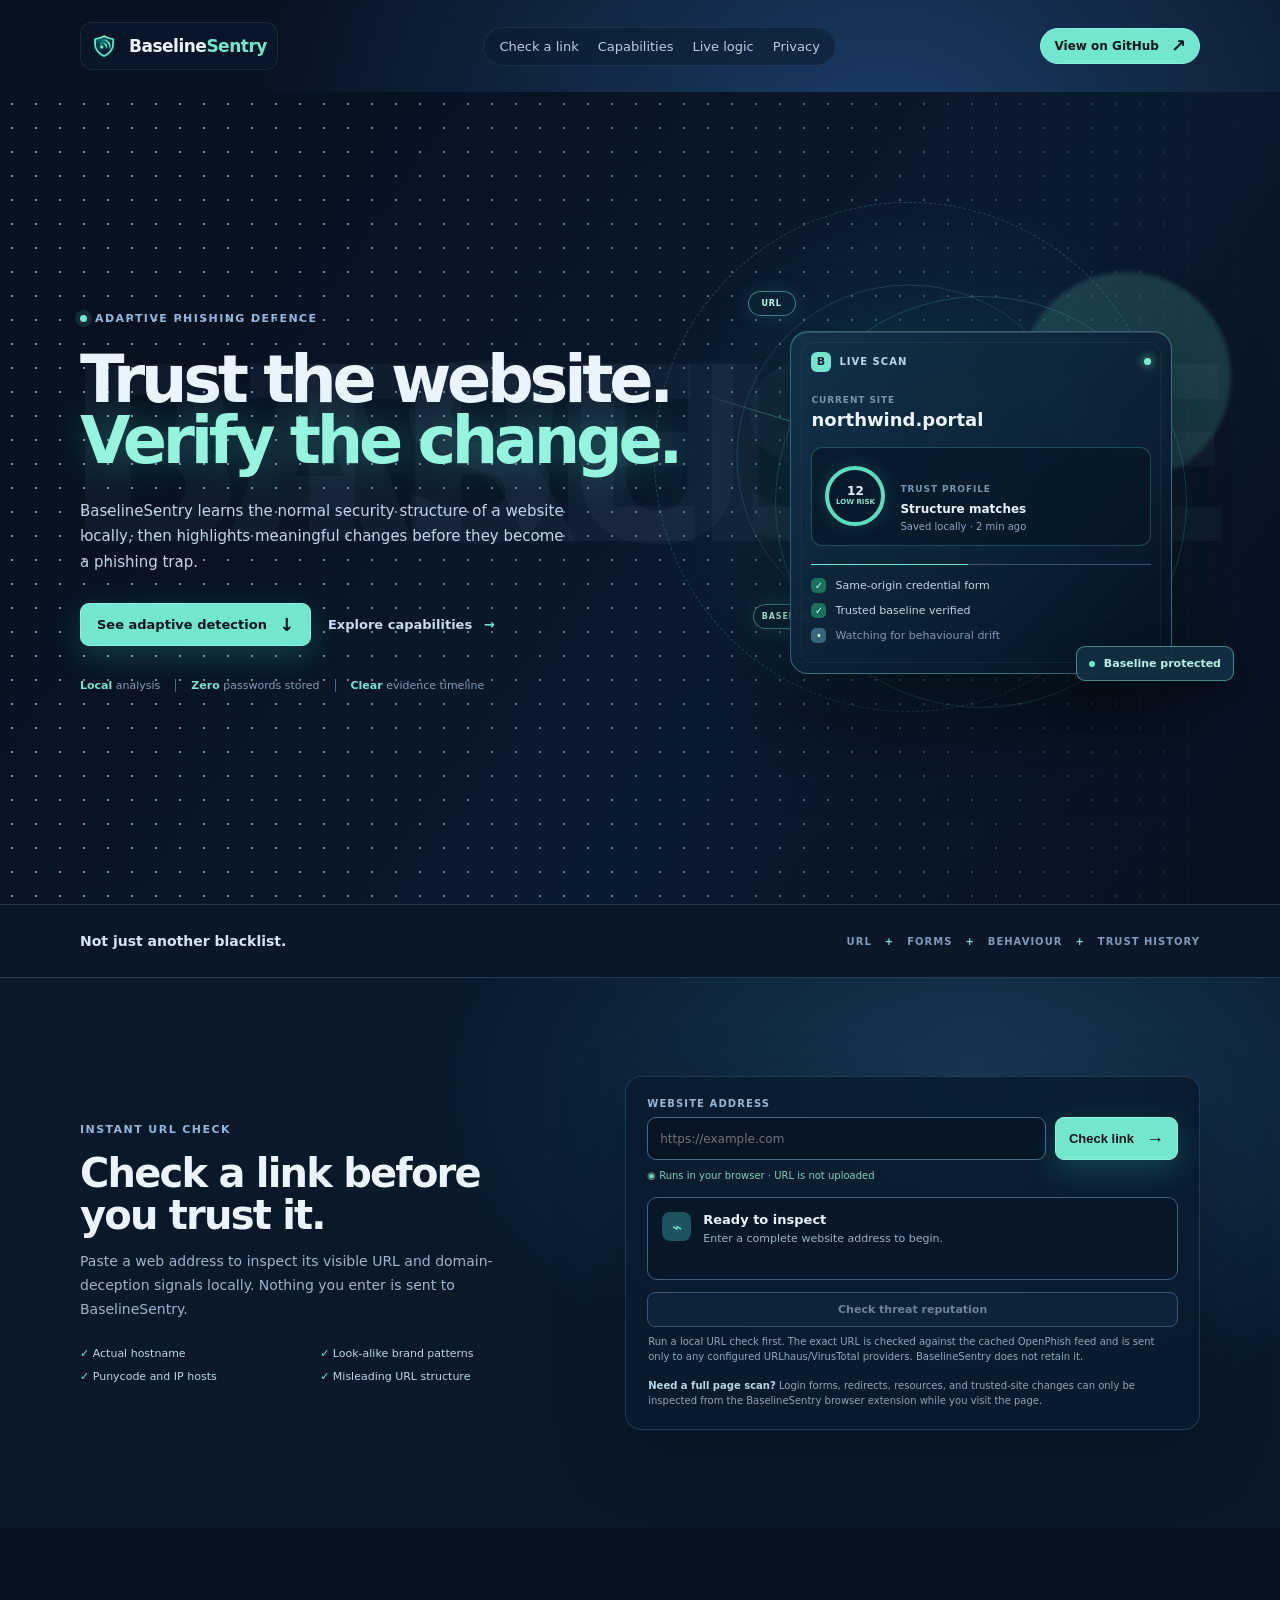
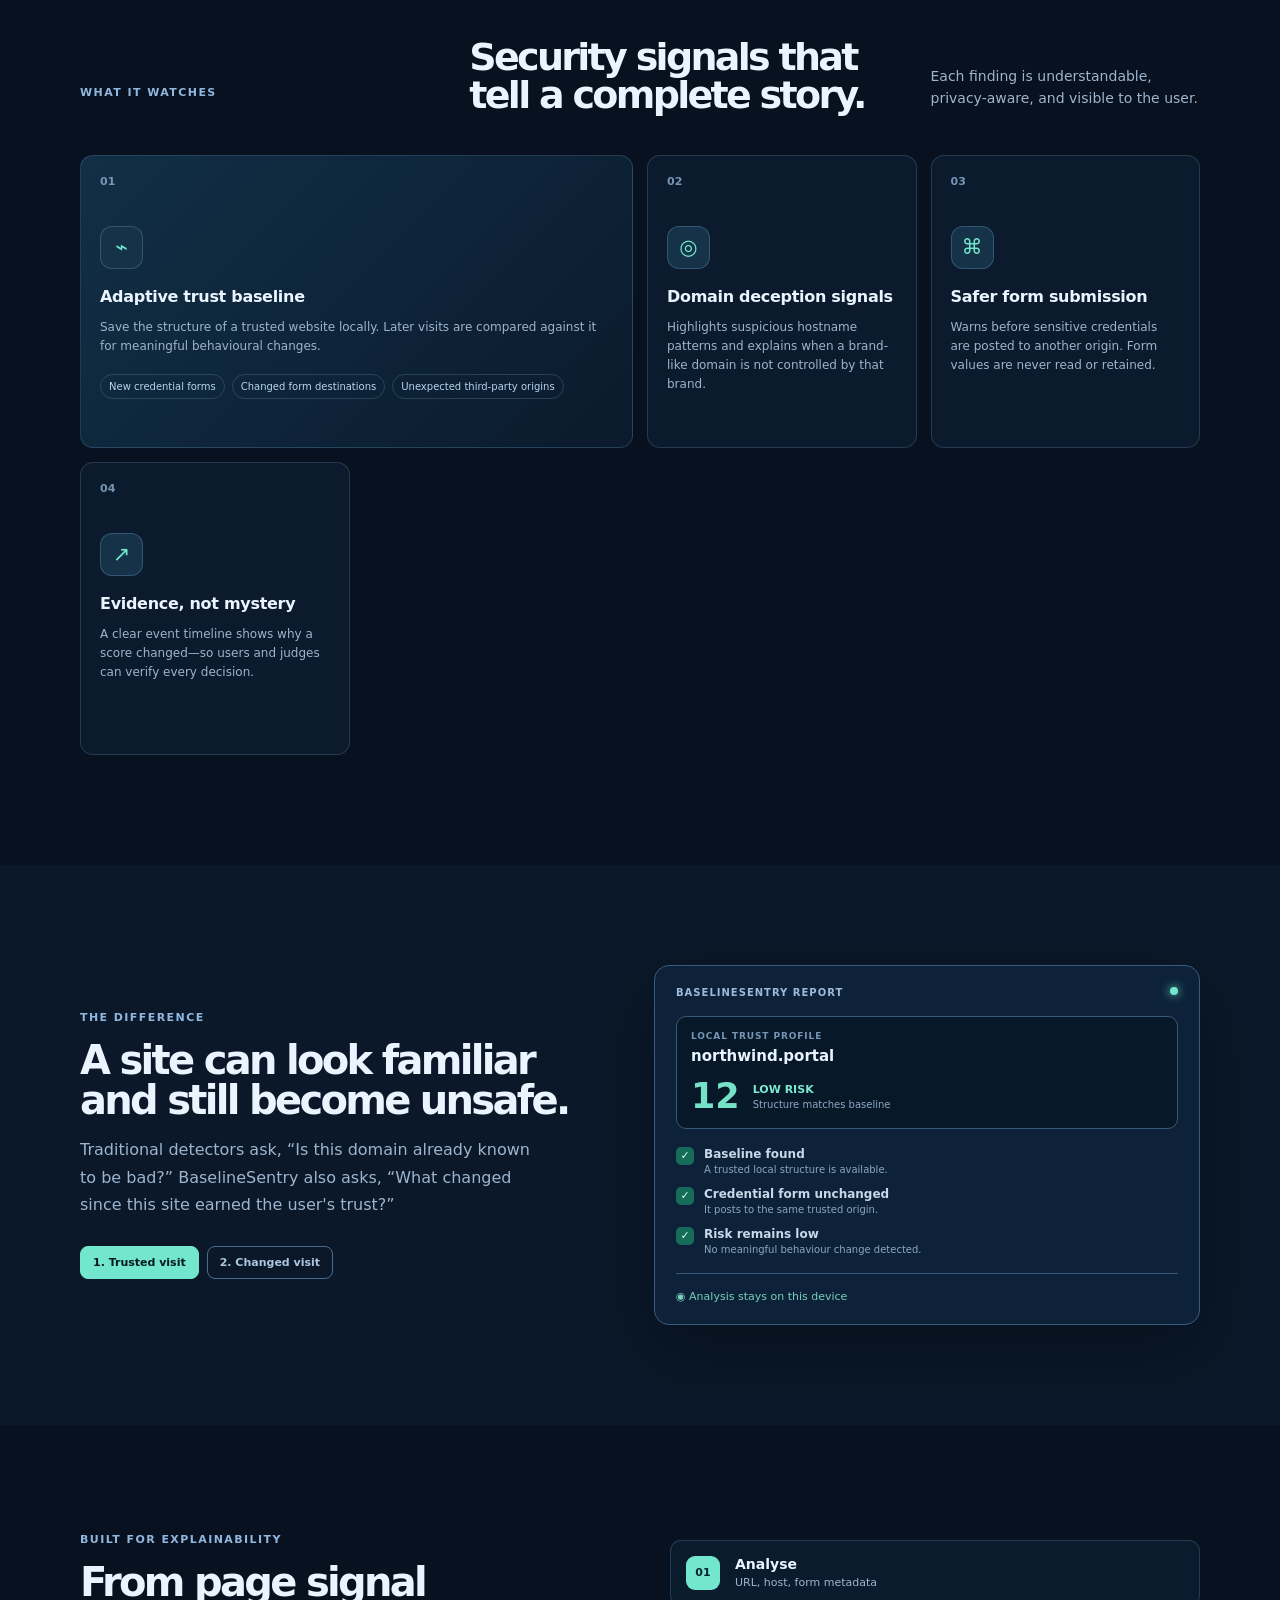
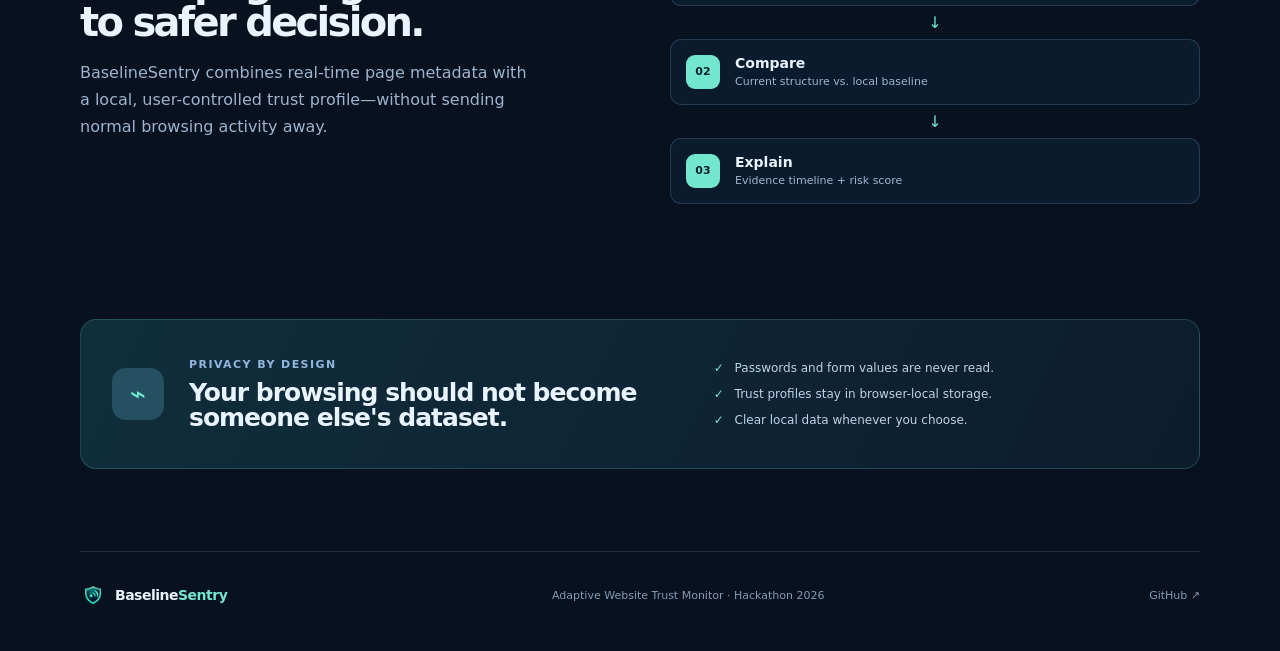
<file: docs/index.html>
<!doctype html>
<html lang="en">
  <head>
    <meta charset="utf-8" />
    <meta name="viewport" content="width=device-width, initial-scale=1" />
    <meta name="description" content="BaselineSentry is a privacy-first browser extension for adaptive phishing detection and website trust monitoring." />
    <title>BaselineSentry — Website Trust Monitor</title>
    <link rel="icon" type="image/png" href="assets/baselinesentry-logo.png" />
    <link rel="stylesheet" href="styles.css" />
  </head>
  <body>
    <div class="site-shell">
      <header class="nav wrap">
        <a class="brand" href="#top" aria-label="BaselineSentry home">
          <img class="brand-icon" src="assets/baselinesentry-logo.png" alt="" />
          <span>Baseline<span>Sentry</span></span>
        </a>
        <nav aria-label="Main navigation">
          <a href="#link-check">Check a link</a>
          <a href="#features">Capabilities</a>
          <a href="#demo">Live logic</a>
          <a href="#privacy">Privacy</a>
        </nav>
        <a class="button button-small" href="https://github.com/gopalrath-dev/baseline-sentry" target="_blank" rel="noreferrer">View on GitHub <span>↗</span></a>
      </header>

      <main id="top">
        <section class="hero">
          <div class="hero-dot-grid" aria-hidden="true"></div>
          <div class="hero-watermark" aria-hidden="true">TRUST</div>
          <div class="hero-security-field" aria-hidden="true">
            <span class="field-ring ring-a"></span><span class="field-ring ring-b"></span><span class="field-ring ring-c"></span>
            <span class="field-path path-a"></span><span class="field-path path-b"></span><span class="field-path path-c"></span>
            <span class="field-node field-url">URL</span><span class="field-node field-dom">DOM</span><span class="field-node field-history">BASELINE</span>
          </div>
          <div class="hero-content wrap">
          <div class="hero-copy">
            <p class="eyebrow"><i></i> ADAPTIVE PHISHING DEFENCE</p>
            <h1>Trust the website.<br /><em>Verify the change.</em></h1>
            <p class="hero-text">BaselineSentry learns the normal security structure of a website locally, then highlights meaningful changes before they become a phishing trap.</p>
            <div class="hero-actions">
              <a class="button" href="#demo">See adaptive detection <span>↓</span></a>
              <a class="text-link" href="#features">Explore capabilities <span>→</span></a>
            </div>
            <div class="trust-row">
              <span><b>Local</b> analysis</span>
              <span><b>Zero</b> passwords stored</span>
              <span><b>Clear</b> evidence timeline</span>
            </div>
          </div>

          <div class="hero-visual" aria-label="BaselineSentry risk report preview">
            <div class="orb orb-a"></div><div class="orb orb-b"></div>
            <div class="monitor-card">
              <div class="card-topline"><span class="mini-brand">B</span><span>LIVE SCAN</span><i></i></div>
              <p class="site-label">CURRENT SITE</p>
              <h2>northwind.portal</h2>
              <div class="score-panel">
                <div class="score-ring low"><strong>12</strong><span>LOW RISK</span></div>
                <div><p class="muted-label">TRUST PROFILE</p><strong>Structure matches</strong><p class="muted">Saved locally · 2 min ago</p></div>
              </div>
              <div class="scan-line"><span></span></div>
              <div class="signal-row"><i class="ok">✓</i><span>Same-origin credential form</span></div>
              <div class="signal-row"><i class="ok">✓</i><span>Trusted baseline verified</span></div>
              <div class="signal-row faded"><i>•</i><span>Watching for behavioural drift</span></div>
            </div>
            <div class="float-tag"><i></i> Baseline protected</div>
          </div>
          </div>
        </section>

        <section class="proof-bar">
          <div class="wrap proof-inner">
            <p>Not just another blacklist.</p>
            <div><span>URL</span><b>+</b><span>FORMS</span><b>+</b><span>BEHAVIOUR</span><b>+</b><span>TRUST HISTORY</span></div>
          </div>
        </section>

        <section id="link-check" class="link-check-section">
          <div class="wrap link-check-layout">
            <div class="link-check-copy">
              <p class="eyebrow">INSTANT URL CHECK</p>
              <h2>Check a link before<br />you trust it.</h2>
              <p>Paste a web address to inspect its visible URL and domain-deception signals locally. Nothing you enter is sent to BaselineSentry.</p>
              <div class="check-capabilities">
                <span>✓ Actual hostname</span>
                <span>✓ Look-alike brand patterns</span>
                <span>✓ Punycode and IP hosts</span>
                <span>✓ Misleading URL structure</span>
              </div>
            </div>
            <div class="link-check-card">
              <form id="url-check-form">
                <label for="url-check-input">WEBSITE ADDRESS</label>
                <div class="url-input-row">
                  <input id="url-check-input" name="url" type="url" inputmode="url" autocomplete="off" placeholder="https://example.com" required />
                  <button class="button" type="submit">Check link <span>→</span></button>
                </div>
              </form>
              <p class="check-privacy">◉ Runs in your browser · URL is not uploaded</p>
              <div id="url-result" class="url-result empty" aria-live="polite">
                <div class="url-result-icon">⌁</div>
                <div><b>Ready to inspect</b><small>Enter a complete website address to begin.</small></div>
              </div>
              <button id="blacklist-button" class="blacklist-button" type="button" disabled>Check threat reputation</button>
              <p id="blacklist-consent" class="blacklist-consent">Run a local URL check first. The exact URL is checked against the cached OpenPhish feed and is sent only to any configured URLhaus/VirusTotal providers. BaselineSentry does not retain it.</p>
              <p class="full-scan-note"><b>Need a full page scan?</b> Login forms, redirects, resources, and trusted-site changes can only be inspected from the BaselineSentry browser extension while you visit the page.</p>
            </div>
          </div>
        </section>

        <section id="features" class="section wrap">
          <div class="section-heading">
            <p class="eyebrow">WHAT IT WATCHES</p>
            <h2>Security signals that<br />tell a complete story.</h2>
            <p>Each finding is understandable, privacy-aware, and visible to the user.</p>
          </div>
          <div class="feature-grid">
            <article class="feature-card featured">
              <div class="feature-number">01</div>
              <div class="feature-icon shield-icon">⌁</div>
              <h3>Adaptive trust baseline</h3>
              <p>Save the structure of a trusted website locally. Later visits are compared against it for meaningful behavioural changes.</p>
              <ul><li>New credential forms</li><li>Changed form destinations</li><li>Unexpected third-party origins</li></ul>
            </article>
            <article class="feature-card">
              <div class="feature-number">02</div>
              <div class="feature-icon domain-icon">◎</div>
              <h3>Domain deception signals</h3>
              <p>Highlights suspicious hostname patterns and explains when a brand-like domain is not controlled by that brand.</p>
            </article>
            <article class="feature-card">
              <div class="feature-number">03</div>
              <div class="feature-icon form-icon">⌘</div>
              <h3>Safer form submission</h3>
              <p>Warns before sensitive credentials are posted to another origin. Form values are never read or retained.</p>
            </article>
            <article class="feature-card">
              <div class="feature-number">04</div>
              <div class="feature-icon timeline-icon">↗</div>
              <h3>Evidence, not mystery</h3>
              <p>A clear event timeline shows why a score changed—so users and judges can verify every decision.</p>
            </article>
          </div>
        </section>

        <section id="demo" class="demo-section">
          <div class="wrap demo-layout">
            <div>
              <p class="eyebrow">THE DIFFERENCE</p>
              <h2>A site can look familiar<br />and still become unsafe.</h2>
              <p class="demo-copy">Traditional detectors ask, “Is this domain already known to be bad?” BaselineSentry also asks, “What changed since this site earned the user's trust?”</p>
              <div class="scenario-tabs" role="tablist" aria-label="Detection scenario">
                <button class="scenario active" data-scenario="trusted" role="tab" aria-selected="true">1. Trusted visit</button>
                <button class="scenario" data-scenario="changed" role="tab" aria-selected="false">2. Changed visit</button>
              </div>
            </div>
            <div class="evidence-card">
              <div class="evidence-header"><span>BASELINESENTRY REPORT</span><span class="report-dot"></span></div>
              <div class="evidence-site">
                <p class="muted-label">LOCAL TRUST PROFILE</p>
                <strong id="demo-domain">northwind.portal</strong>
                <div class="demo-score"><span id="demo-score">12</span><div><b id="demo-level">LOW RISK</b><small id="demo-summary">Structure matches baseline</small></div></div>
              </div>
              <ol id="evidence-list" class="evidence-list">
                <li><i>✓</i><span><b>Baseline found</b><small>A trusted local structure is available.</small></span></li>
                <li><i>✓</i><span><b>Credential form unchanged</b><small>It posts to the same trusted origin.</small></span></li>
                <li><i>✓</i><span><b>Risk remains low</b><small>No meaningful behaviour change detected.</small></span></li>
              </ol>
              <p class="local-note">◉ Analysis stays on this device</p>
            </div>
          </div>
        </section>

        <section class="architecture wrap">
          <div class="architecture-copy">
            <p class="eyebrow">BUILT FOR EXPLAINABILITY</p>
            <h2>From page signal<br />to safer decision.</h2>
            <p>BaselineSentry combines real-time page metadata with a local, user-controlled trust profile—without sending normal browsing activity away.</p>
          </div>
          <div class="flow">
            <div class="flow-step"><span>01</span><div><b>Analyse</b><small>URL, host, form metadata</small></div></div>
            <div class="flow-arrow">↓</div>
            <div class="flow-step"><span>02</span><div><b>Compare</b><small>Current structure vs. local baseline</small></div></div>
            <div class="flow-arrow">↓</div>
            <div class="flow-step"><span>03</span><div><b>Explain</b><small>Evidence timeline + risk score</small></div></div>
          </div>
        </section>

        <section id="privacy" class="privacy wrap">
          <div class="privacy-symbol">⌁</div>
          <div><p class="eyebrow">PRIVACY BY DESIGN</p><h2>Your browsing should not become someone else's dataset.</h2></div>
          <div class="privacy-list">
            <p><i>✓</i> Passwords and form values are never read.</p>
            <p><i>✓</i> Trust profiles stay in browser-local storage.</p>
            <p><i>✓</i> Clear local data whenever you choose.</p>
          </div>
        </section>
      </main>

      <footer class="wrap">
        <a class="brand" href="#top"><img class="brand-icon" src="assets/baselinesentry-logo.png" alt="" /><span>Baseline<span>Sentry</span></span></a>
        <p>Adaptive Website Trust Monitor · Hackathon 2026</p>
        <a href="https://github.com/gopalrath-dev/baseline-sentry" target="_blank" rel="noreferrer">GitHub ↗</a>
      </footer>
    </div>
    <script src="app.js?v=blacklist-risk-override-1"></script>
  </body>
</html>
</file>
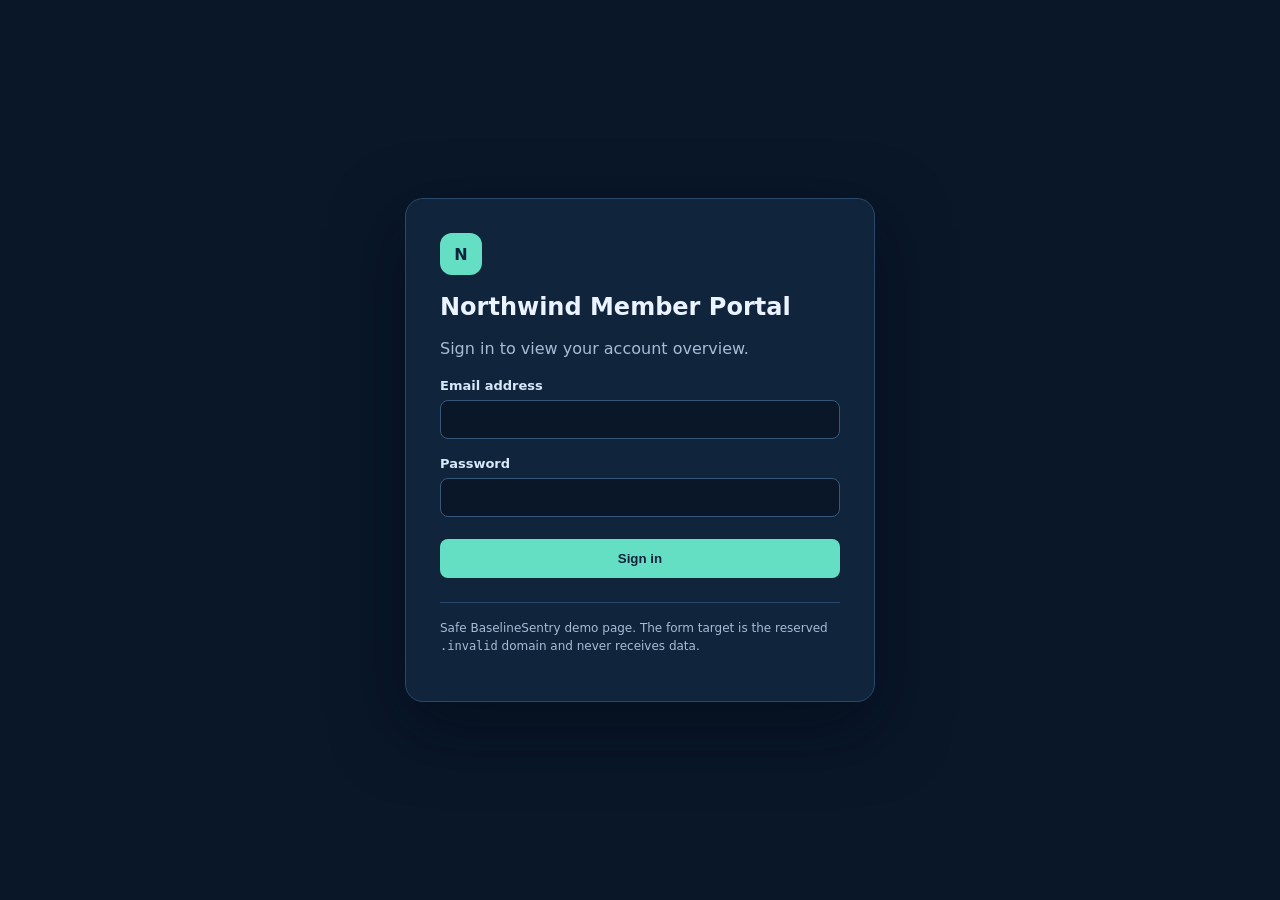
<file: demo/changed-login.html>
<!doctype html>
<html lang="en">
  <head>
    <meta charset="utf-8" />
    <meta name="viewport" content="width=device-width, initial-scale=1" />
    <title>Northwind Member Portal</title>
    <style>
      :root { color-scheme: dark; font-family: Inter, system-ui, sans-serif; background: #091729; color: #eaf3ff; }
      body { display: grid; min-height: 100vh; margin: 0; place-items: center; }
      main { width: min(400px, calc(100vw - 40px)); padding: 34px; border: 1px solid #28496b; border-radius: 18px; background: #10243c; box-shadow: 0 24px 70px #02081480; }
      .mark { display: grid; width: 42px; height: 42px; place-items: center; border-radius: 12px; background: #65dfc4; color: #10243c; font-weight: 900; }
      h1 { font-size: 24px; margin: 18px 0 5px; }
      p { color: #a7bdd6; line-height: 1.5; }
      label { display: grid; gap: 7px; margin-top: 17px; color: #d7e8fa; font-size: 13px; font-weight: 700; }
      input { border: 1px solid #365979; border-radius: 8px; padding: 11px; background: #091729; color: #fff; }
      button { width: 100%; margin-top: 22px; border: 0; border-radius: 8px; padding: 12px; background: #65dfc4; color: #10243c; font-weight: 800; }
      .demo-note { margin-top: 24px; border-top: 1px solid #28496b; padding-top: 16px; font-size: 12px; }
    </style>
  </head>
  <body>
    <main>
      <div class="mark">N</div>
      <h1>Northwind Member Portal</h1>
      <p>Sign in to view your account overview.</p>
      <form action="https://collector.invalid/receive" method="post">
        <label>Email address <input type="email" name="email" autocomplete="email" /></label>
        <label>Password <input type="password" name="password" autocomplete="current-password" /></label>
        <button type="submit">Sign in</button>
      </form>
      <p class="demo-note">Safe BaselineSentry demo page. The form target is the reserved <code>.invalid</code> domain and never receives data.</p>
    </main>
  </body>
</html>
</file>
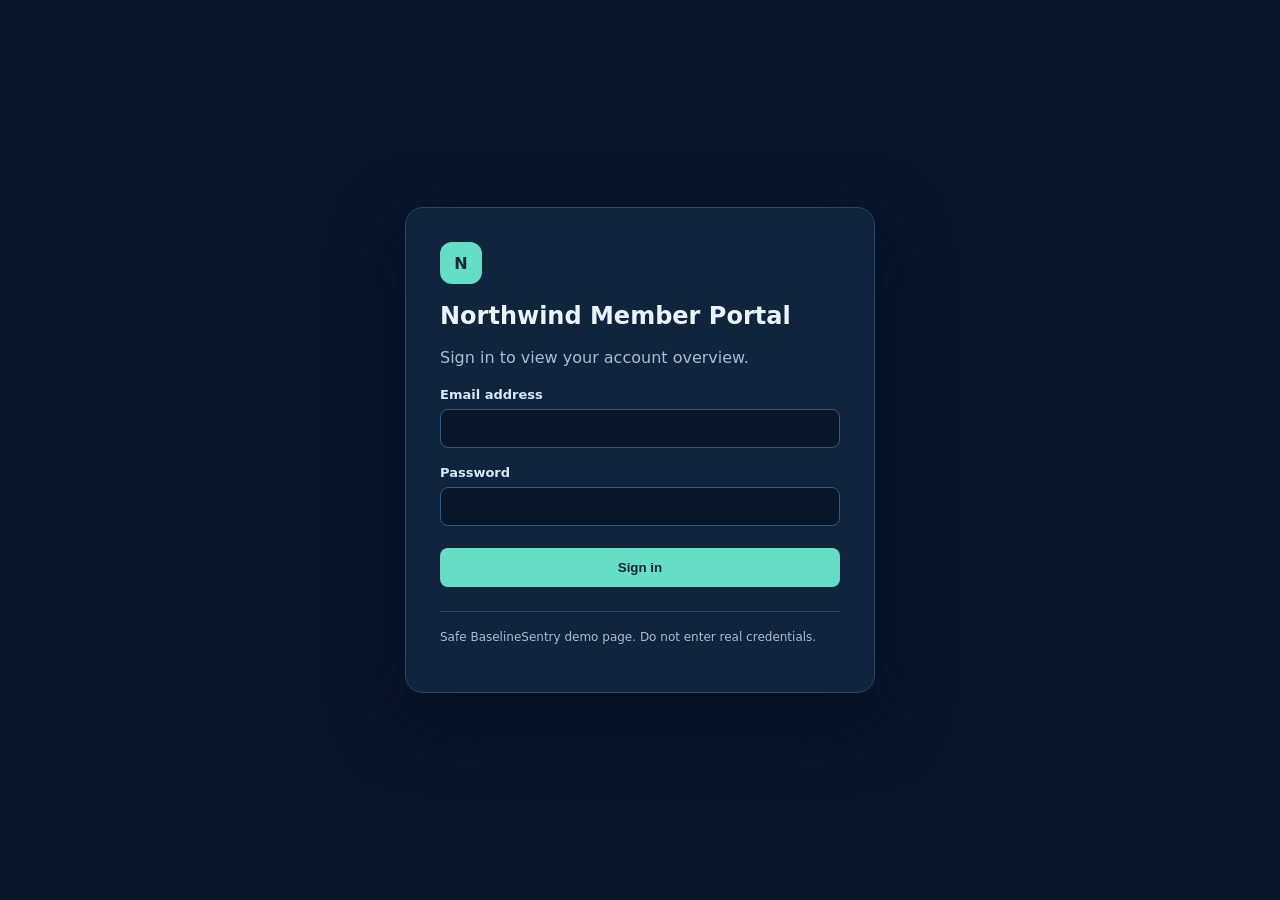
<file: demo/trusted-login.html>
<!doctype html>
<html lang="en">
  <head>
    <meta charset="utf-8" />
    <meta name="viewport" content="width=device-width, initial-scale=1" />
    <title>Northwind Member Portal</title>
    <style>
      :root { color-scheme: dark; font-family: Inter, system-ui, sans-serif; background: #091729; color: #eaf3ff; }
      body { display: grid; min-height: 100vh; margin: 0; place-items: center; }
      main { width: min(400px, calc(100vw - 40px)); padding: 34px; border: 1px solid #28496b; border-radius: 18px; background: #10243c; box-shadow: 0 24px 70px #02081480; }
      .mark { display: grid; width: 42px; height: 42px; place-items: center; border-radius: 12px; background: #65dfc4; color: #10243c; font-weight: 900; }
      h1 { font-size: 24px; margin: 18px 0 5px; }
      p { color: #a7bdd6; line-height: 1.5; }
      label { display: grid; gap: 7px; margin-top: 17px; color: #d7e8fa; font-size: 13px; font-weight: 700; }
      input { border: 1px solid #365979; border-radius: 8px; padding: 11px; background: #091729; color: #fff; }
      button { width: 100%; margin-top: 22px; border: 0; border-radius: 8px; padding: 12px; background: #65dfc4; color: #10243c; font-weight: 800; }
      .demo-note { margin-top: 24px; border-top: 1px solid #28496b; padding-top: 16px; font-size: 12px; }
    </style>
  </head>
  <body>
    <main>
      <div class="mark">N</div>
      <h1>Northwind Member Portal</h1>
      <p>Sign in to view your account overview.</p>
      <form action="trusted-login.html" method="get">
        <label>Email address <input type="email" name="email" autocomplete="email" /></label>
        <label>Password <input type="password" name="password" autocomplete="current-password" /></label>
        <button type="submit">Sign in</button>
      </form>
      <p class="demo-note">Safe BaselineSentry demo page. Do not enter real credentials.</p>
    </main>
  </body>
</html>
</file>
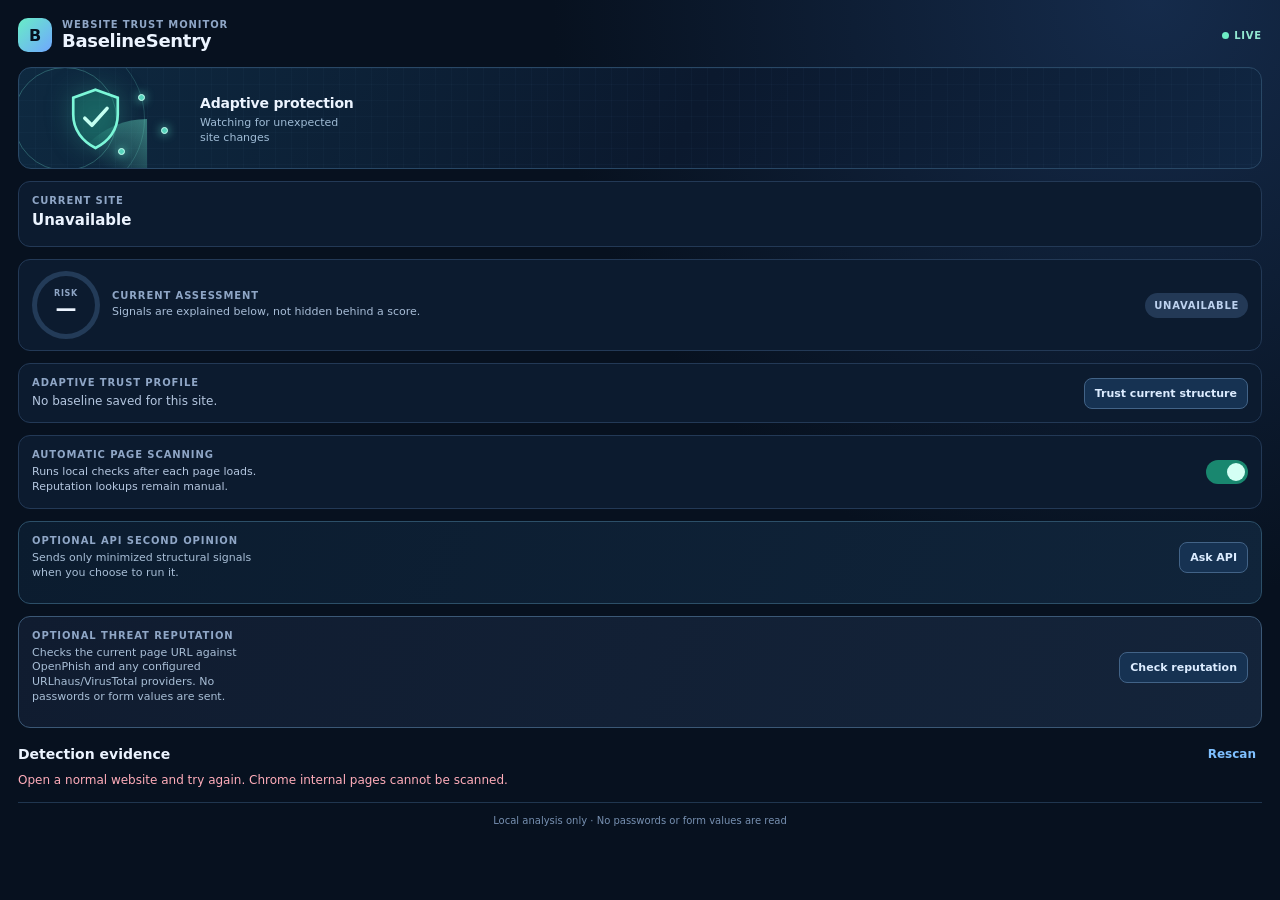
<file: extension/popup.html>
<!doctype html>
<html lang="en">
  <head>
    <meta charset="utf-8" />
    <meta name="viewport" content="width=device-width, initial-scale=1" />
    <title>BaselineSentry</title>
    <link rel="stylesheet" href="popup.css" />
  </head>
  <body>
    <main class="panel">
      <header>
        <div class="brand-mark">B</div>
        <div>
          <p class="eyebrow">WEBSITE TRUST MONITOR</p>
          <h1>BaselineSentry</h1>
        </div>
        <span class="live-indicator"><i></i> LIVE</span>
      </header>

      <section class="sentinel-visual" aria-label="Adaptive trust visualisation">
        <div class="radar radar-one"></div>
        <div class="radar radar-two"></div>
        <div class="radar-sweep"></div>
        <div class="shield">
          <svg viewBox="0 0 64 72" aria-hidden="true">
            <path d="M32 3 57 12v19c0 17-10.2 30.3-25 37.5C17.2 61.3 7 48 7 31V12L32 3Z"></path>
            <path class="shield-check" d="m20 35 8 8 17-19"></path>
          </svg>
        </div>
        <div class="signal-node node-a"></div>
        <div class="signal-node node-b"></div>
        <div class="signal-node node-c"></div>
        <p><strong>Adaptive protection</strong><span>Watching for unexpected site changes</span></p>
      </section>

      <section class="target-card">
        <p class="label">CURRENT SITE</p>
        <p id="site-host" class="host">Scanning…</p>
        <p id="site-url" class="url"></p>
      </section>

      <section class="risk-card">
        <div id="score-orbit" class="score-orbit">
          <div class="score-core">
            <p class="label">RISK</p>
            <p id="score" class="score">—</p>
          </div>
        </div>
        <div class="risk-summary">
          <p class="label">CURRENT ASSESSMENT</p>
          <p>Signals are explained below, not hidden behind a score.</p>
        </div>
        <div id="risk-badge" class="risk-badge">ANALYSING</div>
      </section>

      <section class="baseline-card">
        <div>
          <p class="label">ADAPTIVE TRUST PROFILE</p>
          <p id="baseline-status" class="baseline-status">No baseline saved for this site.</p>
        </div>
        <button id="trust-button" class="secondary" type="button">Trust current structure</button>
      </section>

      <section class="auto-card">
        <div>
          <p class="label">AUTOMATIC PAGE SCANNING</p>
          <p class="auto-status">Runs local checks after each page loads. Reputation lookups remain manual.</p>
        </div>
        <label class="switch" title="Enable or disable automatic local scanning">
          <input id="auto-scan-toggle" type="checkbox" checked />
          <span class="switch-track" aria-hidden="true"></span>
          <span class="sr-only">Automatic page scanning</span>
        </label>
      </section>

      <section class="api-card">
        <div>
          <p class="label">OPTIONAL API SECOND OPINION</p>
          <p class="api-status">Sends only minimized structural signals when you choose to run it.</p>
        </div>
        <button id="api-button" class="secondary api-button" type="button">Ask API</button>
        <p id="api-result" class="api-result" aria-live="polite"></p>
      </section>

      <section class="api-card reputation-card">
        <div>
          <p class="label">OPTIONAL THREAT REPUTATION</p>
          <p class="api-status">Checks the current page URL against OpenPhish and any configured URLhaus/VirusTotal providers. No passwords or form values are sent.</p>
        </div>
        <button id="reputation-button" class="secondary api-button" type="button">Check reputation</button>
        <p id="reputation-result" class="api-result" aria-live="polite"></p>
      </section>

      <section>
        <div class="section-heading">
          <h2>Detection evidence</h2>
          <button id="refresh-button" class="text-button" type="button">Rescan</button>
        </div>
        <ol id="timeline" class="timeline"></ol>
      </section>

      <p id="error" class="error" role="alert"></p>
      <footer>Local analysis only · No passwords or form values are read</footer>
    </main>
    <script src="popup.js"></script>
  </body>
</html>
</file>
<file: docs/styles.css>
:root {
  --ink: #eaf4ff;
  --muted: #9eb4ce;
  --quiet: #728aa8;
  --line: rgba(139, 186, 222, .2);
  --cyan: #72e7ce;
  --blue: #83adff;
  --night: #07111f;
  --slate: #0d2036;
  font-family: Inter, ui-sans-serif, system-ui, -apple-system, BlinkMacSystemFont, "Segoe UI", sans-serif;
  color: var(--ink);
  background: var(--night);
  scroll-behavior: smooth;
}
* { box-sizing: border-box; }
body { margin: 0; background: #07111f; }
a { color: inherit; text-decoration: none; }
.wrap { width: min(1120px, calc(100% - 48px)); margin-inline: auto; }
.site-shell { overflow: hidden; background: radial-gradient(ellipse 70% 43rem at 70% 0, #14345b 0%, #07111f 64%); }
.nav { display: flex; align-items: center; justify-content: space-between; padding: 22px 0; }
.brand { display: inline-flex; align-items: center; gap: 9px; font-size: 17px; font-weight: 750; letter-spacing: -.5px; }
.brand > span:last-child span { color: var(--cyan); }
.brand-icon { display: block; width: 32px; height: 32px; object-fit: contain; border-radius: 9px; }
nav { display: flex; gap: 28px; color: #bacce1; font-size: 13px; }
nav a:hover, footer a:hover, .text-link:hover { color: var(--cyan); }
.button { display: inline-flex; align-items: center; justify-content: center; gap: 12px; border: 1px solid #8cf1dd; border-radius: 9px; padding: 13px 16px; color: #04151a; background: var(--cyan); font-size: 13px; font-weight: 800; box-shadow: 0 10px 30px #2fd4b338; transition: transform .2s, box-shadow .2s; }
.button:hover { transform: translateY(-2px); box-shadow: 0 14px 35px #2fd4b356; }
.button span { font-size: 18px; line-height: 0; }
.button-small { padding: 10px 13px; font-size: 12px; }
.hero { display: grid; grid-template-columns: 1.05fr .95fr; align-items: center; gap: 40px; min-height: 590px; padding: 54px 0 65px; }
.eyebrow { display: flex; align-items: center; gap: 8px; margin: 0 0 16px; color: #91b7df; font-size: 11px; font-weight: 800; letter-spacing: .13em; }
.eyebrow i { display: inline-block; width: 7px; height: 7px; border-radius: 50%; background: var(--cyan); box-shadow: 0 0 0 5px #72e7ce20; }
.hero h1, .section-heading h2, .demo-section h2, .architecture h2, .privacy h2 { margin: 0; font-size: clamp(38px, 5vw, 62px); line-height: 1.01; letter-spacing: -2.7px; }
.hero h1 em { color: var(--cyan); font-style: normal; }
.hero-text { max-width: 540px; margin: 24px 0; color: #b7cce4; font-size: 17px; line-height: 1.6; }
.hero-actions { display: flex; align-items: center; gap: 24px; }
.text-link { color: #c6dbf3; font-size: 13px; font-weight: 700; }
.text-link span { margin-left: 7px; color: var(--cyan); }
.trust-row { display: flex; flex-wrap: wrap; gap: 15px; margin-top: 40px; color: #829bb9; font-size: 11px; }
.trust-row span { padding-right: 15px; border-right: 1px solid #4f6986; }
.trust-row span:last-child { border: 0; }
.trust-row b { color: var(--cyan); }
.hero-visual { position: relative; min-height: 390px; display: grid; place-items: center; }
.orb { position: absolute; border-radius: 50%; filter: blur(2px); }
.orb-a { width: 280px; height: 280px; background: #4e8aff23; }
.orb-b { width: 170px; height: 170px; transform: translate(120px, -110px); background: #72e7ce24; }
.monitor-card { position: relative; z-index: 2; width: min(100%, 382px); padding: 19px; border: 1px solid #5680a866; border-radius: 16px; background: linear-gradient(135deg, #102a43ee, #0a1729ef); box-shadow: 0 28px 70px #00000073, inset 0 1px 0 #ffffff13; backdrop-filter: blur(18px); }
.card-topline { display: flex; align-items: center; gap: 8px; color: #9dbada; font-size: 10px; font-weight: 800; letter-spacing: .1em; }
.card-topline i { width: 7px; height: 7px; margin-left: auto; border-radius: 50%; background: #79efd2; box-shadow: 0 0 10px #79efd2; animation: blink 2s ease-in-out infinite; }
.mini-brand { display: grid; width: 20px; height: 20px; place-items: center; border-radius: 6px; color: #0b1c31; background: var(--cyan); font-size: 11px; }
.site-label, .muted-label { margin: 23px 0 4px; color: #7795b5; font-size: 9px; font-weight: 800; letter-spacing: .1em; }
.monitor-card h2 { margin: 0; font-size: 18px; }
.score-panel { display: flex; align-items: center; gap: 15px; margin-top: 17px; padding: 13px; border: 1px solid #3b5d7b; border-radius: 11px; background: #06142480; }
.score-ring { display: grid; width: 60px; height: 60px; place-content: center; border: 4px solid #59dcbf; border-radius: 50%; text-align: center; box-shadow: 0 0 17px #59dcbf28; }
.score-ring strong { font-size: 21px; line-height: .95; }
.score-ring span { color: #83dfca; font-size: 7px; font-weight: 900; }
.score-panel strong { font-size: 12px; }
.muted { margin: 4px 0 0; color: #8da7c5; font-size: 10px; }
.scan-line { height: 1px; margin: 18px 0 13px; overflow: hidden; background: #375572; }
.scan-line span { display: block; width: 46%; height: 100%; background: var(--cyan); box-shadow: 0 0 9px var(--cyan); animation: scan 2.7s ease-in-out infinite; }
.signal-row { display: flex; gap: 9px; align-items: center; margin: 10px 0; color: #c0d3e5; font-size: 11px; }
.signal-row i { display: grid; width: 15px; height: 15px; place-items: center; border-radius: 5px; background: #37667a; color: #ccfff1; font-size: 10px; font-style: normal; }
.signal-row i.ok { background: #19715e; }
.signal-row.faded { color: #7f99b7; }
.float-tag { position: absolute; z-index: 3; right: -20px; bottom: 40px; padding: 10px 12px; border: 1px solid #6ce7cf50; border-radius: 9px; background: #0b253ce6; box-shadow: 0 14px 36px #0000005e; color: #bcefe3; font-size: 11px; font-weight: 750; animation: float 4s ease-in-out infinite; }
.float-tag i { display: inline-block; width: 6px; height: 6px; margin-right: 5px; border-radius: 50%; background: var(--cyan); }
.proof-bar { border-block: 1px solid var(--line); background: #091729; }
.proof-inner { display: flex; justify-content: space-between; align-items: center; min-height: 72px; }
.proof-inner p { color: #d5e5f7; font-size: 14px; font-weight: 700; }
.proof-inner div { display: flex; align-items: center; gap: 13px; color: #7f9aba; font-size: 10px; font-weight: 850; letter-spacing: .1em; }
.proof-inner b { color: var(--cyan); }
.link-check-section { padding: 98px 0; background: radial-gradient(ellipse 65% 90% at 76% 20%, #163858 0%, #09192a 65%); }
.link-check-layout { display: grid; grid-template-columns: .9fr 1.1fr; gap: 75px; align-items: center; }
.link-check-copy h2 { margin: 0; font-size: 40px; line-height: 1.05; letter-spacing: -1.8px; }
.link-check-copy > p:not(.eyebrow) { max-width: 425px; color: var(--muted); font-size: 14px; line-height: 1.7; }
.check-capabilities { display: grid; grid-template-columns: 1fr 1fr; gap: 10px; margin-top: 25px; color: #bad6e9; font-size: 11px; }
.check-capabilities span::first-letter { color: var(--cyan); }
.link-check-card { padding: 21px; border: 1px solid #4d779755; border-radius: 16px; background: #0a1b2ddd; box-shadow: 0 26px 70px #00000042; }
#url-check-form label { display: block; margin-bottom: 8px; color: #96b5d3; font-size: 10px; font-weight: 850; letter-spacing: .11em; }
.url-input-row { display: flex; gap: 9px; }
.url-input-row input { min-width: 0; flex: 1; border: 1px solid #466989; border-radius: 9px; padding: 12px; outline: 0; color: var(--ink); background: #061424; font: inherit; font-size: 12px; }
.url-input-row input:focus { border-color: var(--cyan); box-shadow: 0 0 0 3px #72e7ce18; }
.url-input-row .button { padding-inline: 13px; white-space: nowrap; }
.check-privacy { margin: 10px 0 16px; color: #7ecfba; font-size: 10px; }
.url-result { display: flex; gap: 12px; align-items: flex-start; min-height: 83px; padding: 14px; border: 1px solid #405f7c; border-radius: 10px; background: #071727; }
.url-result-icon { display: grid; flex: 0 0 auto; width: 29px; height: 29px; place-items: center; border-radius: 8px; color: var(--cyan); background: #1d5260; font-size: 17px; }
.url-result b, .url-result small { display: block; }
.url-result b { font-size: 13px; }
.url-result small { margin-top: 4px; color: #9bb2cb; font-size: 11px; line-height: 1.45; }
.url-result.low { border-color: #2b927c; }
.url-result.low .url-result-icon { color: #c7fff1; background: #176b59; }
.url-result.caution { border-color: #997a35; }
.url-result.caution .url-result-icon { color: #ffdf83; background: #5d4d20; }
.url-result.high { border-color: #a45d48; }
.url-result.high .url-result-icon { color: #ffc09b; background: #6b392d; }
.url-result ul { display: flex; flex-wrap: wrap; gap: 6px; padding: 0; margin: 8px 0 0; list-style: none; }
.url-result li { padding: 4px 6px; border: 1px solid #4a6682; border-radius: 99px; color: #b9cfe2; font-size: 9px; }
.full-scan-note { margin: 14px 1px 0; color: #8aa5c1; font-size: 10px; line-height: 1.5; }
.full-scan-note b { color: #b8d5ea; }
.blacklist-button { width: 100%; margin-top: 12px; border: 1px solid #6792b7; border-radius: 8px; padding: 10px 12px; color: #d4eaff; background: #132c45; cursor: pointer; font: inherit; font-size: 11px; font-weight: 800; }
.blacklist-button:not(:disabled):hover { border-color: var(--cyan); color: #061a1e; background: var(--cyan); }
.blacklist-button:disabled { cursor: not-allowed; opacity: .5; }
.blacklist-consent { margin: 8px 1px 0; color: #8ca8c3; font-size: 10px; line-height: 1.45; }
.section { padding: 110px 0; }
.section-heading { display: grid; grid-template-columns: 1fr 1.2fr .75fr; align-items: end; gap: 30px; margin-bottom: 40px; }
.section-heading h2 { font-size: 38px; }
.section-heading p:last-child { margin: 0 0 5px; color: var(--muted); font-size: 14px; line-height: 1.6; }
.feature-grid { display: grid; grid-template-columns: repeat(4, 1fr); gap: 14px; }
.feature-card { min-height: 293px; padding: 19px; border: 1px solid var(--line); border-radius: 13px; background: #0b1a2c; transition: transform .2s, border-color .2s; }
.feature-card:hover { transform: translateY(-4px); border-color: #65b6d0a6; }
.feature-card.featured { grid-column: span 2; background: linear-gradient(135deg, #112f46, #0b1a2c); }
.feature-number { color: #7796b7; font-size: 11px; font-weight: 800; }
.feature-icon { display: grid; width: 43px; height: 43px; margin: 38px 0 18px; place-items: center; border: 1px solid #6e9fc755; border-radius: 12px; color: var(--cyan); background: #153249; font-size: 21px; }
.feature-card h3 { margin: 0; font-size: 16px; letter-spacing: -.3px; }
.feature-card p { color: #9eb4cc; font-size: 12px; line-height: 1.6; }
.feature-card ul { display: flex; flex-wrap: wrap; gap: 7px; padding: 0; margin: 18px 0 0; list-style: none; }
.feature-card li { padding: 6px 8px; border: 1px solid #5d879e55; border-radius: 99px; color: #b8d4ec; font-size: 10px; }
.demo-section { padding: 100px 0; background: #0a1829; }
.demo-layout { display: grid; grid-template-columns: .95fr 1.05fr; gap: 80px; align-items: center; }
.demo-section h2, .architecture h2 { font-size: 40px; }
.demo-copy { max-width: 450px; color: var(--muted); line-height: 1.7; }
.scenario-tabs { display: flex; gap: 8px; margin-top: 28px; }
.scenario { border: 1px solid #4a6c8e; border-radius: 8px; padding: 9px 12px; color: #adc6df; background: transparent; cursor: pointer; font: inherit; font-size: 11px; font-weight: 750; }
.scenario.active { border-color: var(--cyan); color: #061a1e; background: var(--cyan); }
.evidence-card { padding: 21px; border: 1px solid #3a5c7e; border-radius: 15px; background: #0e243be6; box-shadow: 0 26px 70px #00000047; }
.evidence-header { display: flex; justify-content: space-between; color: #9cbada; font-size: 10px; font-weight: 800; letter-spacing: .1em; }
.report-dot { width: 8px; height: 8px; border-radius: 50%; background: var(--cyan); box-shadow: 0 0 10px var(--cyan); }
.evidence-site { margin: 18px 0; padding: 14px; border: 1px solid #385977; border-radius: 10px; background: #071829; }
.evidence-site .muted-label { margin: 0 0 5px; }
.evidence-site strong { font-size: 15px; }
.demo-score { display: flex; align-items: center; gap: 13px; margin-top: 14px; }
.demo-score > span { color: #75e2c8; font-size: 35px; font-weight: 850; line-height: 1; }
.demo-score b, .demo-score small { display: block; }
.demo-score b { color: #7de8d0; font-size: 11px; }
.demo-score small { margin-top: 3px; color: #8fa8c3; font-size: 10px; }
.evidence-list { display: grid; gap: 12px; padding: 0; margin: 0; list-style: none; }
.evidence-list li { display: flex; gap: 10px; align-items: flex-start; color: #c5d9e9; font-size: 12px; }
.evidence-list i { display: grid; flex: 0 0 auto; width: 18px; height: 18px; place-items: center; border-radius: 5px; color: #d6fff3; background: #176b59; font-size: 11px; font-style: normal; }
.evidence-list b, .evidence-list small { display: block; }
.evidence-list small { margin-top: 3px; color: #8ba5c0; font-size: 10px; }
.local-note { margin: 18px 0 0; padding-top: 16px; border-top: 1px solid #385977; color: #78cfba; font-size: 11px; }
.architecture { display: grid; grid-template-columns: 1fr 1fr; gap: 60px; padding: 108px 0; }
.architecture-copy p:last-child { max-width: 460px; color: var(--muted); line-height: 1.7; }
.flow { padding: 7px 0; }
.flow-step { display: flex; align-items: center; gap: 15px; padding: 15px; border: 1px solid var(--line); border-radius: 11px; background: #0b1b2e; }
.flow-step > span { display: grid; width: 34px; height: 34px; place-items: center; border-radius: 9px; color: #0a2331; background: var(--cyan); font-size: 11px; font-weight: 900; }
.flow-step b, .flow-step small { display: block; }
.flow-step b { font-size: 14px; }
.flow-step small { margin-top: 4px; color: var(--muted); font-size: 11px; }
.flow-arrow { margin: 7px 0; color: var(--cyan); text-align: center; }
.privacy { display: grid; grid-template-columns: auto 1.1fr 1fr; gap: 25px; align-items: center; margin-bottom: 82px; padding: 31px; border: 1px solid #65cbb83b; border-radius: 16px; background: linear-gradient(115deg, #102e3c, #0c1c2d); }
.privacy-symbol { display: grid; width: 52px; height: 52px; place-items: center; border-radius: 14px; color: var(--cyan); background: #245061; font-size: 27px; }
.privacy h2 { font-size: 25px; letter-spacing: -1px; }
.privacy .eyebrow { margin-bottom: 9px; }
.privacy-list { color: #bdd3e6; font-size: 12px; line-height: 1.5; }
.privacy-list p { margin: 8px 0; }
.privacy-list i { margin-right: 7px; color: var(--cyan); font-style: normal; }
footer { display: flex; justify-content: space-between; align-items: center; padding: 26px 0 38px; border-top: 1px solid var(--line); color: #829bb6; font-size: 11px; }
footer .brand { color: var(--ink); font-size: 14px; }
footer .brand-icon { width: 26px; height: 26px; }
@keyframes float { 50% { transform: translateY(-7px); } }
@keyframes scan { 50% { transform: translateX(118%); } }
@keyframes blink { 50% { opacity: .35; } }

/* Cinematic hackathon hero: live security telemetry, built without remote media. */
.site-shell { background: radial-gradient(ellipse 82% 55rem at 69% 4%, #1b3d69 0%, #07111f 62%); }
.nav { position: relative; z-index: 5; }
.nav .brand, .nav nav, .nav .button-small { backdrop-filter: blur(14px); }
.nav .brand { padding: 7px 11px 7px 7px; border: 1px solid #ffffff14; border-radius: 12px; background: #0b1b30a8; }
.nav nav { gap: 19px; padding: 11px 15px; border: 1px solid #ffffff12; border-radius: 999px; background: #0b1b3085; }
.nav .button-small { border-radius: 999px; box-shadow: none; }
.hero {
  position: relative; isolation: isolate; display: block; min-height: calc(100svh - 88px); overflow: hidden;
  padding: 54px 0 46px; background: radial-gradient(circle at 72% 46%, #1e6b7b42 0 3%, transparent 27%), linear-gradient(125deg, #07111f 12%, #0a1a2d 63%, #07111f);
}
.hero::before, .hero::after { content: none; }
.hero::before { content: ""; position: absolute; inset: 0; z-index: -2; opacity: .42; background-image: radial-gradient(#b9e9ff 1px, transparent 1px); background-size: 24px 24px; mask-image: linear-gradient(90deg, #000, #0008 57%, transparent); }
.hero::after { content: "BASELINE"; position: absolute; z-index: -1; top: 45%; left: 50%; width: 130%; transform: translate(-50%, -50%); color: #b5d8ff0b; font-size: clamp(90px, 19vw, 290px); font-weight: 900; letter-spacing: -.09em; line-height: .8; text-align: center; pointer-events: none; }
.hero-copy { position: relative; z-index: 2; max-width: 670px; }
.hero-content { position: relative; z-index: 2; display: grid; grid-template-columns: minmax(0, 1.18fr) minmax(390px, .82fr); align-items: center; gap: 54px; min-height: calc(100svh - 188px); }
.hero .eyebrow { margin-bottom: 24px; }
.hero h1 { max-width: 640px; font-size: clamp(54px, 5.1vw, 78px); line-height: .94; letter-spacing: -.065em; font-weight: 620; }
.hero h1 em { display: inline-block; color: #94f4dd; text-shadow: 0 0 38px #4de1bf54; }
.hero-text { max-width: 495px; margin: 27px 0; color: #c0d4e9; font-size: 15px; line-height: 1.72; }
.hero-actions { gap: 17px; }
.trust-row { margin-top: 33px; }
.hero-visual { position: relative; z-index: 1; justify-self: end; width: min(100%, 470px); min-height: 420px; }
.hero-visual::before, .hero-visual::after { content: ""; position: absolute; border: 1px solid #77f2db31; border-radius: 50%; }
.hero-visual::before { width: 410px; height: 410px; animation: hero-orbit 18s linear infinite; }
.hero-visual::after { width: 276px; height: 276px; border-style: dashed; animation: hero-orbit 13s linear infinite reverse; }
.orb-a { width: 360px; height: 360px; filter: blur(0); background: radial-gradient(circle, #48d9c548 0 2%, #3186c61a 25%, transparent 70%); }
.orb-b { width: 210px; height: 210px; transform: translate(145px, -125px); background: #72e7ce2c; }
.monitor-card { width: min(100%, 382px); padding: 20px; border-color: #80dff05c; border-radius: 18px; background: linear-gradient(135deg, #12324ae8, #061221ee); box-shadow: 0 40px 90px #0000008f, 0 0 70px #37dbbe14, inset 0 1px 0 #ffffff25; }
.monitor-card::before { content: ""; position: absolute; inset: 10px; border: 1px solid #ffffff0d; border-radius: 11px; pointer-events: none; }
.card-topline { color: #b8d6ef; }
.score-panel { border-color: #69e8d240; background: #061625aa; }
.float-tag { right: -34px; bottom: 31px; border-color: #8cf5df75; background: #103144e8; }
.hero-dot-grid { position: absolute; inset: 0; z-index: -2; opacity: .42; background-image: radial-gradient(#b9e9ff 1px, transparent 1px); background-size: 24px 24px; mask-image: linear-gradient(90deg, #000, #0008 57%, transparent); }
.hero-watermark { position: absolute; z-index: -1; top: 45%; left: 50%; width: 130%; transform: translate(-50%, -50%); color: #b5d8ff0b; font-size: clamp(90px, 19vw, 290px); font-weight: 900; letter-spacing: -.09em; line-height: .8; text-align: center; pointer-events: none; }
.hero-security-field { position: absolute; z-index: 0; top: 45%; left: 71%; width: 520px; height: 520px; transform: translate(calc(-50% + var(--pointer-x, 0px)), calc(-50% + var(--pointer-y, 0px))); transition: transform .55s ease-out; pointer-events: none; }
.field-ring { position: absolute; inset: 50%; border: 1px solid #79f3df36; border-radius: 50%; transform: translate(-50%, -50%); }
.ring-a { width: 510px; height: 510px; border-style: dashed; animation: hero-orbit 28s linear infinite; }
.ring-b { width: 345px; height: 345px; border-color: #82bfff2c; }
.ring-c { width: 184px; height: 184px; border-color: #83f1db58; box-shadow: 0 0 70px #38d4bd1f; animation: pulse-ring 3.4s ease-in-out infinite; }
.field-path { position: absolute; top: 50%; left: 50%; height: 1px; transform-origin: left; background: linear-gradient(90deg, #83f1db00, #83f1db8c, #83f1db00); }
.path-a { width: 300px; transform: rotate(-22deg); }.path-b { width: 250px; transform: rotate(113deg); }.path-c { width: 214px; transform: rotate(197deg); }
.field-node { position: absolute; display: grid; place-items: center; min-width: 48px; height: 25px; padding: 0 8px; border: 1px solid #9af8e570; border-radius: 999px; color: #bffdf1; background: #0a2535d9; box-shadow: 0 0 21px #35d6bd2b; font-size: 8px; font-weight: 900; letter-spacing: .11em; }
.field-url { top: 18%; left: 19%; }.field-dom { right: 3%; top: 46%; }.field-history { bottom: 17%; left: 20%; }
@keyframes hero-orbit { to { transform: rotate(360deg); } }
@keyframes pulse-ring { 50% { opacity: .42; transform: translate(-50%, -50%) scale(1.08); } }
@media (max-width: 820px) {
  .nav nav { display: none; }
  .hero-content, .demo-layout, .architecture, .link-check-layout { grid-template-columns: 1fr; }
  .hero { min-height: auto; padding-top: 62px; }
  .hero-content { min-height: auto; }
  .hero-visual { justify-self: center; width: 100%; min-height: 355px; margin-top: 15px; }
  .hero-security-field { left: 66%; top: 64%; opacity: .65; transform: translate(-50%, -50%); }
  .section-heading { grid-template-columns: 1fr; gap: 12px; }
  .feature-grid { grid-template-columns: repeat(2, 1fr); }
  .feature-card.featured { grid-column: span 2; }
  .privacy { grid-template-columns: auto 1fr; }
  .privacy-list { grid-column: span 2; }
}
@media (max-width: 540px) {
  .wrap { width: min(100% - 30px, 1120px); }
  .nav .button { display: none; }
  .hero h1 { font-size: clamp(48px, 14vw, 70px); }
  .hero-watermark { top: 30%; font-size: 31vw; }
  .hero-security-field { display: none; }
  .feature-grid { grid-template-columns: 1fr; }
  .feature-card.featured { grid-column: span 1; }
  .feature-card { min-height: auto; }
  .proof-inner { display: block; padding: 15px 0; }
  .proof-inner div { flex-wrap: wrap; font-size: 8px; }
  .float-tag { right: 0; }
  .url-input-row { flex-direction: column; }
  .url-input-row .button { width: 100%; }
  .privacy { grid-template-columns: 1fr; }
  .privacy-list { grid-column: auto; }
  footer { align-items: flex-start; gap: 14px; flex-direction: column; }
}
</file>
<file: extension/popup.css>
:root {
  color-scheme: dark;
  font-family: Inter, ui-sans-serif, system-ui, -apple-system, BlinkMacSystemFont, "Segoe UI", sans-serif;
  background: #07111f;
  color: #ecf4ff;
}

* { box-sizing: border-box; }

body {
  min-width: 380px; margin: 0;
  background: radial-gradient(circle at 90% 0%, #152b4b 0, #07111f 42%);
}

.panel { position: relative; overflow: hidden; padding: 18px; }

header { display: flex; align-items: center; gap: 10px; margin-bottom: 18px; }

.brand-mark {
  display: grid; place-items: center; width: 34px; height: 34px; border-radius: 10px;
  font-weight: 800; color: #07111f; background: linear-gradient(135deg, #68edc6, #70a7ff);
}

h1, h2, p { margin: 0; }
h1 { font-size: 18px; letter-spacing: -0.3px; }
h2 { font-size: 14px; }
.eyebrow, .label { color: #8fa6c6; font-size: 10px; font-weight: 700; letter-spacing: 0.09em; }
.live-indicator {
  display: inline-flex; align-items: center; gap: 5px; margin-left: auto; color: #92e8d1;
  font-size: 10px; font-weight: 800; letter-spacing: .08em;
}
.live-indicator i {
  width: 7px; height: 7px; border-radius: 50%; background: #6decc5;
  box-shadow: 0 0 0 0 rgba(109, 236, 197, .7); animation: pulse 2s infinite;
}
.sentinel-visual {
  position: relative; isolation: isolate; overflow: hidden; height: 102px; margin: -3px 0 12px;
  border: 1px solid #294866; border-radius: 13px;
  background: linear-gradient(115deg, #0e2940, #0b192e 54%, #102642);
}
.sentinel-visual::before {
  content: ""; position: absolute; inset: 0; z-index: -2; opacity: .38;
  background-image: linear-gradient(#6c9bbe1c 1px, transparent 1px), linear-gradient(90deg, #6c9bbe1c 1px, transparent 1px);
  background-size: 16px 16px;
}
.radar { position: absolute; width: 160px; height: 160px; border: 1px solid #70dccb33; border-radius: 50%; left: -34px; top: -29px; }
.radar-two { width: 104px; height: 104px; left: -6px; top: -1px; border-color: #70dccb4b; }
.radar-sweep {
  position: absolute; width: 82px; height: 82px; border-radius: 100% 0 0 0; left: 46px; top: 51px;
  transform-origin: 0 0; background: linear-gradient(45deg, transparent 44%, #72f4d46b 100%);
  animation: sweep 5s linear infinite;
}
.shield {
  position: absolute; display: grid; place-items: center; width: 69px; height: 78px; left: 42px; top: 12px;
  filter: drop-shadow(0 0 12px #4ae4c280);
}
.shield svg { width: 57px; overflow: visible; }
.shield path:first-child { fill: #1a947b; fill-opacity: .32; stroke: #7cf7d8; stroke-width: 3; }
.shield-check { fill: none; stroke: #c4fff1; stroke-linecap: round; stroke-linejoin: round; stroke-width: 4; }
.signal-node { position: absolute; width: 7px; height: 7px; border: 1px solid #c4fff1; border-radius: 50%; background: #58d4bc; box-shadow: 0 0 10px #58d4bc; animation: node-pulse 2.7s ease-in-out infinite; }
.node-a { left: 119px; top: 26px; }
.node-b { left: 142px; top: 59px; animation-delay: .8s; }
.node-c { left: 99px; top: 80px; animation-delay: 1.5s; }
.sentinel-visual p { position: absolute; top: 27px; left: 181px; margin: 0; }
.sentinel-visual strong { display: block; font-size: 14px; letter-spacing: -.2px; }
.sentinel-visual span { display: block; max-width: 160px; margin-top: 5px; color: #9fbbd5; font-size: 11px; line-height: 1.35; }
.target-card, .risk-card, .baseline-card, .auto-card {
  border: 1px solid #233956; background: #0c1b2f; border-radius: 12px; padding: 13px; margin-bottom: 12px;
}
.host { overflow: hidden; margin-top: 5px; font-weight: 700; font-size: 15px; text-overflow: ellipsis; white-space: nowrap; }
.url { overflow: hidden; color: #9eb2ce; font-size: 11px; margin-top: 4px; text-overflow: ellipsis; white-space: nowrap; }
.risk-card, .baseline-card { display: flex; justify-content: space-between; align-items: center; gap: 12px; }
.risk-card { align-items: center; padding: 11px 13px; }
.score-orbit {
  --risk-angle: 0deg; --gauge-color: #70a7ff; position: relative; flex: 0 0 auto; display: grid; place-items: center;
  width: 68px; height: 68px; border-radius: 50%; background: conic-gradient(var(--gauge-color) var(--risk-angle), #233b58 0);
  transition: background .45s ease;
}
.score-orbit::after { content: ""; position: absolute; inset: 5px; border-radius: 50%; background: #0c1b2f; }
.score-orbit.low { --gauge-color: #69e5c4; }
.score-orbit.caution { --gauge-color: #ffd367; }
.score-orbit.high { --gauge-color: #ff9b74; }
.score-orbit.critical { --gauge-color: #ff819f; }
.score-core { position: relative; z-index: 1; text-align: center; }
.score-core .label { font-size: 8px; }
.score { font-size: 32px; line-height: 1.1; font-weight: 800; }
.score-core .score { font-size: 21px; }
.risk-summary { flex: 1; }
.risk-summary p:last-child { margin-top: 4px; color: #a8bdd7; font-size: 11px; line-height: 1.35; }
.risk-badge { border-radius: 999px; padding: 7px 9px; background: #233956; color: #bdd2ef; font-size: 10px; font-weight: 800; letter-spacing: 0.07em; }
.risk-badge.low { background: #103f39; color: #82f0d2; }
.risk-badge.caution { background: #4b3d14; color: #ffd367; }
.risk-badge.high { background: #542d20; color: #ffad7c; }
.risk-badge.critical { background: #592334; color: #ff9bb1; }
.baseline-status { max-width: 200px; color: #b4c6df; font-size: 12px; line-height: 1.35; margin-top: 5px; }
.auto-card { display: flex; justify-content: space-between; align-items: center; gap: 12px; }
.auto-status { max-width: 245px; margin-top: 5px; color: #b4c6df; font-size: 11px; line-height: 1.35; }
.switch { position: relative; flex: 0 0 auto; width: 42px; height: 24px; cursor: pointer; }
.switch input { position: absolute; opacity: 0; pointer-events: none; }
.switch-track { display: block; width: 42px; height: 24px; border-radius: 99px; background: #344d6b; transition: background .2s ease; }
.switch-track::after { content: ""; position: absolute; top: 3px; left: 3px; width: 18px; height: 18px; border-radius: 50%; background: #d5e6f7; transition: transform .2s ease; }
.switch input:checked + .switch-track { background: #19876f; }
.switch input:checked + .switch-track::after { transform: translateX(18px); background: #d4fff4; }
.switch input:focus-visible + .switch-track { outline: 2px solid #7fc0ff; outline-offset: 2px; }
.sr-only { position: absolute; width: 1px; height: 1px; overflow: hidden; clip: rect(0, 0, 0, 0); white-space: nowrap; }
.api-card {
  display: grid; grid-template-columns: 1fr auto; gap: 8px 12px; margin-bottom: 12px; padding: 13px;
  border: 1px solid #2c4f68; border-radius: 12px; background: linear-gradient(110deg, #0b1c2f, #10243a);
}
.api-status { max-width: 240px; margin-top: 5px; color: #a8bed6; font-size: 11px; line-height: 1.35; }
.api-button { align-self: center; }
.api-result { grid-column: 1 / -1; margin: 1px 0 0; color: #87dcca; font-size: 11px; line-height: 1.4; }
.api-result.error { color: #ffb0b9; }
.api-result.caution { color: #ffdc88; }
.reputation-card { border-color: #3b5876; background: linear-gradient(110deg, #101c30, #14243a); }
button { border: 0; cursor: pointer; font: inherit; }
.secondary { border: 1px solid #426387; border-radius: 8px; padding: 8px 10px; background: #163252; color: #dcecff; font-size: 11px; font-weight: 700; }
.secondary:hover { background: #20466f; }
.section-heading { display: flex; justify-content: space-between; align-items: center; margin: 18px 0 9px; }
.text-button { background: transparent; color: #7fc0ff; font-size: 12px; font-weight: 700; }
.timeline { list-style: none; margin: 0; padding: 0; }
.timeline li { position: relative; border-left: 1px solid #27435e; padding: 0 0 13px 15px; color: #bacbe0; font-size: 12px; line-height: 1.35; }
.timeline li::before { content: ""; position: absolute; left: -4px; top: 4px; width: 7px; height: 7px; border-radius: 50%; background: #70a7ff; }
.timeline .finding { color: #ffe0a6; }
.event-title { display: block; color: #e8f2ff; font-weight: 700; margin-bottom: 2px; }
.error { color: #ffadba; font-size: 12px; line-height: 1.35; margin-top: 10px; }
footer { border-top: 1px solid #20364f; color: #7790b1; font-size: 10px; margin-top: 14px; padding-top: 12px; text-align: center; }
@keyframes sweep { to { transform: rotate(360deg); } }
@keyframes pulse { 70% { box-shadow: 0 0 0 6px rgba(109, 236, 197, 0); } 100% { box-shadow: 0 0 0 0 rgba(109, 236, 197, 0); } }
@keyframes node-pulse { 50% { transform: scale(1.5); opacity: .4; } }
</file>
